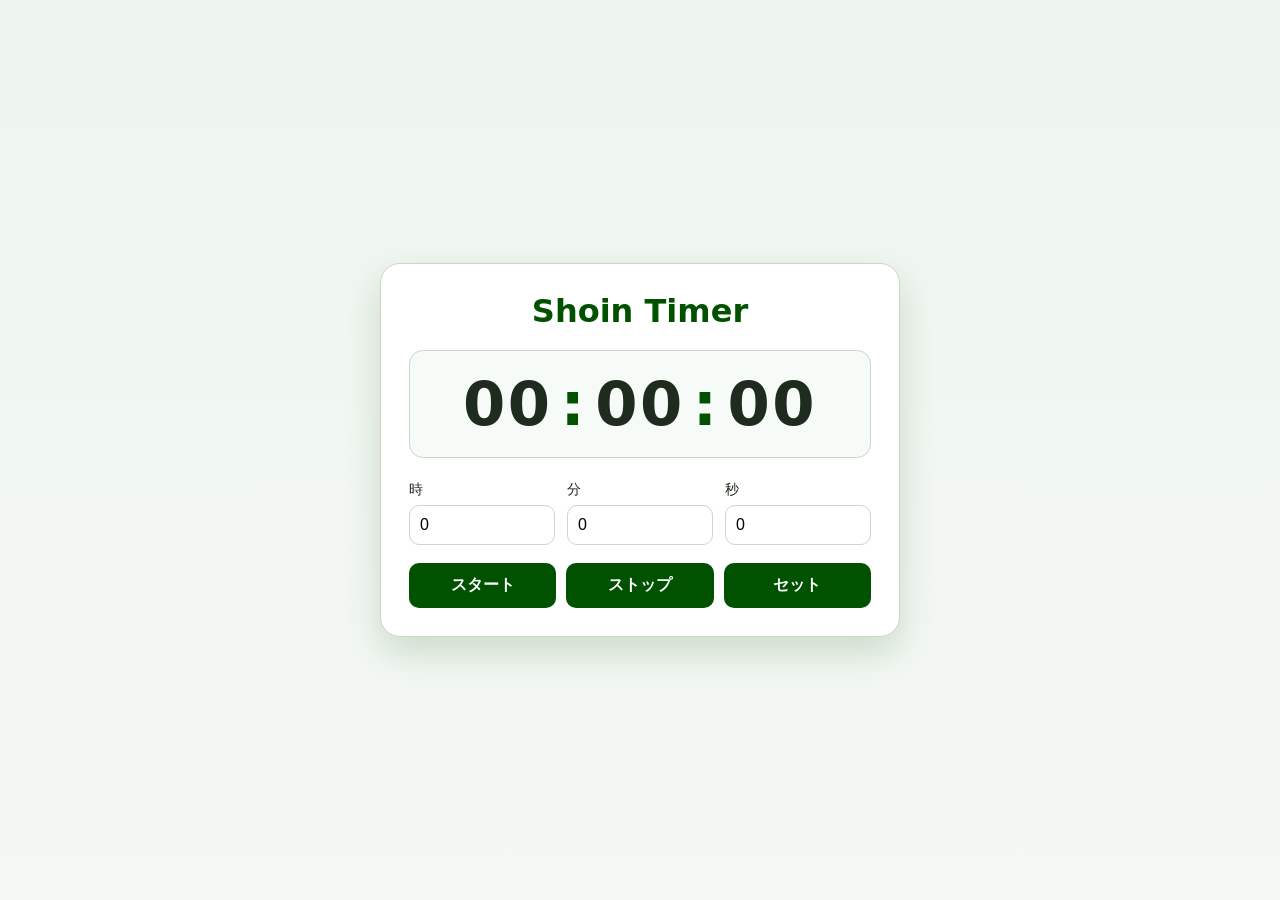
<file: index.html>
<!DOCTYPE html>
<html lang="ja">
  <head>
    <meta charset="UTF-8" />
    <meta name="viewport" content="width=device-width, initial-scale=1" />
    <title>Shoin Timer</title>
    <link rel="stylesheet" href="styles.css" />
  </head>
  <body>
    <main class="timer-app">
      <h1>Shoin Timer</h1>

      <section class="timer-display" aria-live="polite">
        <span id="display-hours">00</span>
        <span class="separator">:</span>
        <span id="display-minutes">00</span>
        <span class="separator">:</span>
        <span id="display-seconds">00</span>
      </section>

      <section class="set-panel" aria-label="時刻設定">
        <label>
          時
          <input id="set-hours" type="number" min="0" max="99" value="0" />
        </label>
        <label>
          分
          <input id="set-minutes" type="number" min="0" max="59" value="0" />
        </label>
        <label>
          秒
          <input id="set-seconds" type="number" min="0" max="59" value="0" />
        </label>
      </section>

      <section class="button-row" aria-label="操作ボタン">
        <button id="start-button">スタート</button>
        <button id="stop-button">ストップ</button>
        <button id="set-button">セット</button>
      </section>
    </main>

    <script src="app.js"></script>
  </body>
</html>
</file>
<file: styles.css>
:root {
  --primary: #005200;
  --primary-dark: #003d00;
  --bg: #f4f8f4;
  --panel: #ffffff;
  --text: #1f2b1f;
  --border: #c9d8c9;
}

* {
  box-sizing: border-box;
}

body {
  margin: 0;
  min-height: 100vh;
  display: grid;
  place-items: center;
  font-family: "Noto Sans JP", system-ui, sans-serif;
  background: linear-gradient(180deg, #eef5ee 0%, var(--bg) 100%);
  color: var(--text);
}

.timer-app {
  width: min(92vw, 520px);
  background: var(--panel);
  border: 1px solid var(--border);
  border-radius: 20px;
  padding: 28px;
  box-shadow: 0 16px 36px rgba(0, 82, 0, 0.16);
}

h1 {
  margin: 0 0 20px;
  text-align: center;
  color: var(--primary);
}

.timer-display {
  display: flex;
  justify-content: center;
  align-items: center;
  gap: 8px;
  font-size: clamp(2.2rem, 7vw, 3.8rem);
  font-weight: 700;
  letter-spacing: 0.04em;
  margin-bottom: 22px;
  padding: 18px;
  border-radius: 14px;
  background: #f7fbf7;
  border: 1px solid var(--border);
}

.separator {
  color: var(--primary);
}

.set-panel {
  display: grid;
  grid-template-columns: repeat(3, 1fr);
  gap: 12px;
  margin-bottom: 18px;
}

.set-panel label {
  display: flex;
  flex-direction: column;
  gap: 6px;
  font-size: 0.9rem;
}

.set-panel input {
  border: 1px solid var(--border);
  border-radius: 10px;
  padding: 10px;
  font-size: 1rem;
}

.button-row {
  display: grid;
  grid-template-columns: repeat(3, 1fr);
  gap: 10px;
}

button {
  border: none;
  border-radius: 10px;
  padding: 12px 8px;
  font-size: 1rem;
  font-weight: 700;
  color: #fff;
  background: var(--primary);
  cursor: pointer;
}

button:hover {
  background: var(--primary-dark);
}

button:active {
  transform: translateY(1px);
}
</file>
